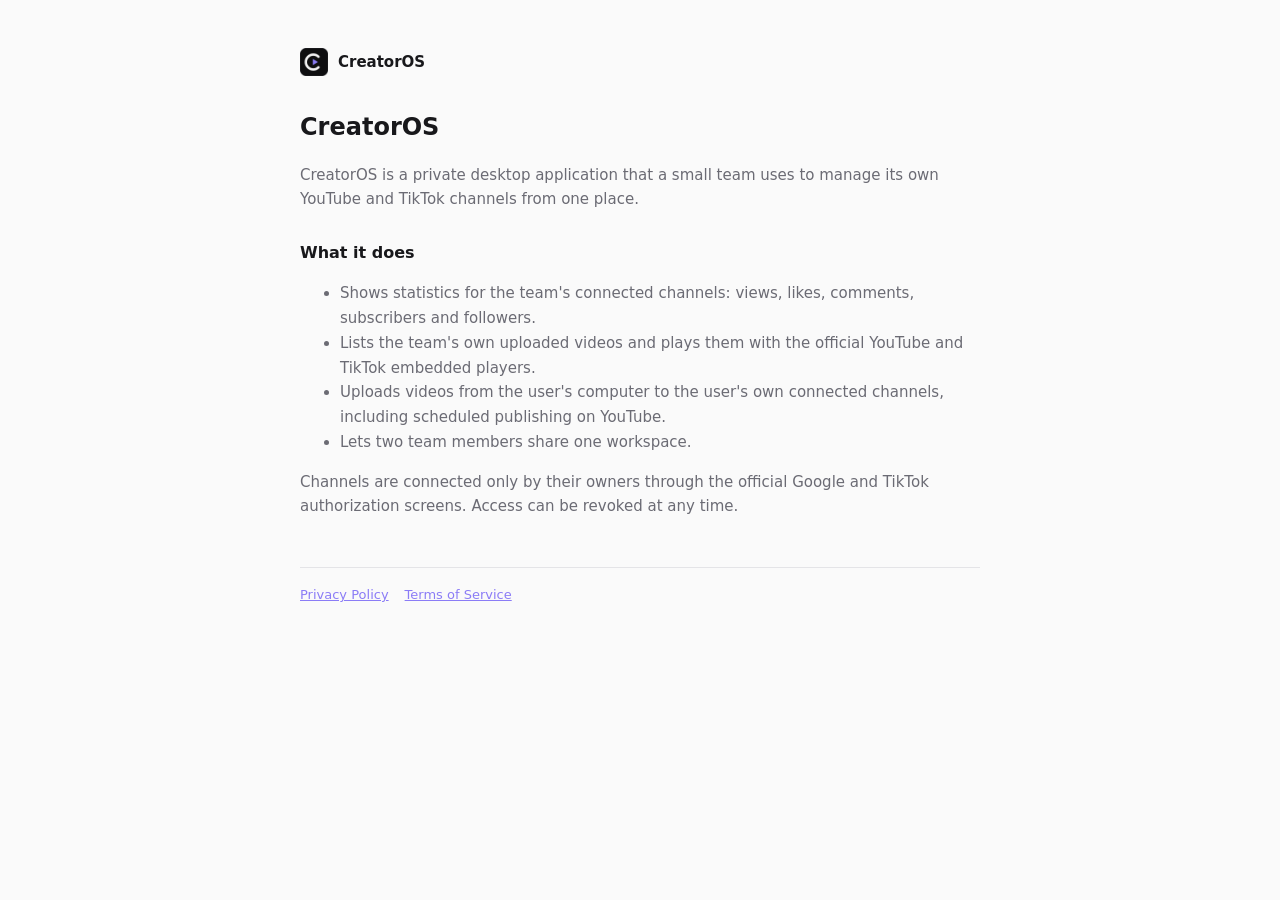
<file: index.html>
<!doctype html>
<html lang="en">
<head>
  <meta charset="utf-8" />
  <meta name="viewport" content="width=device-width, initial-scale=1" />
  <title>CreatorOS</title>
  <link rel="icon" href="logo.png" />
  <link rel="stylesheet" href="style.css" />
</head>
<body>
<main>
  <header><img src="logo.png" alt="" /><a href="./">CreatorOS</a></header>
  <h1>CreatorOS</h1>
  <p>CreatorOS is a private desktop application that a small team uses to manage its own YouTube and TikTok channels from one place.</p>
  <h2>What it does</h2>
  <ul>
    <li>Shows statistics for the team's connected channels: views, likes, comments, subscribers and followers.</li>
    <li>Lists the team's own uploaded videos and plays them with the official YouTube and TikTok embedded players.</li>
    <li>Uploads videos from the user's computer to the user's own connected channels, including scheduled publishing on YouTube.</li>
    <li>Lets two team members share one workspace.</li>
  </ul>
  <p>Channels are connected only by their owners through the official Google and TikTok authorization screens. Access can be revoked at any time.</p>
  <footer><a href="privacy.html">Privacy Policy</a><a href="terms.html">Terms of Service</a></footer>
</main>
</body>
</html>
</file>
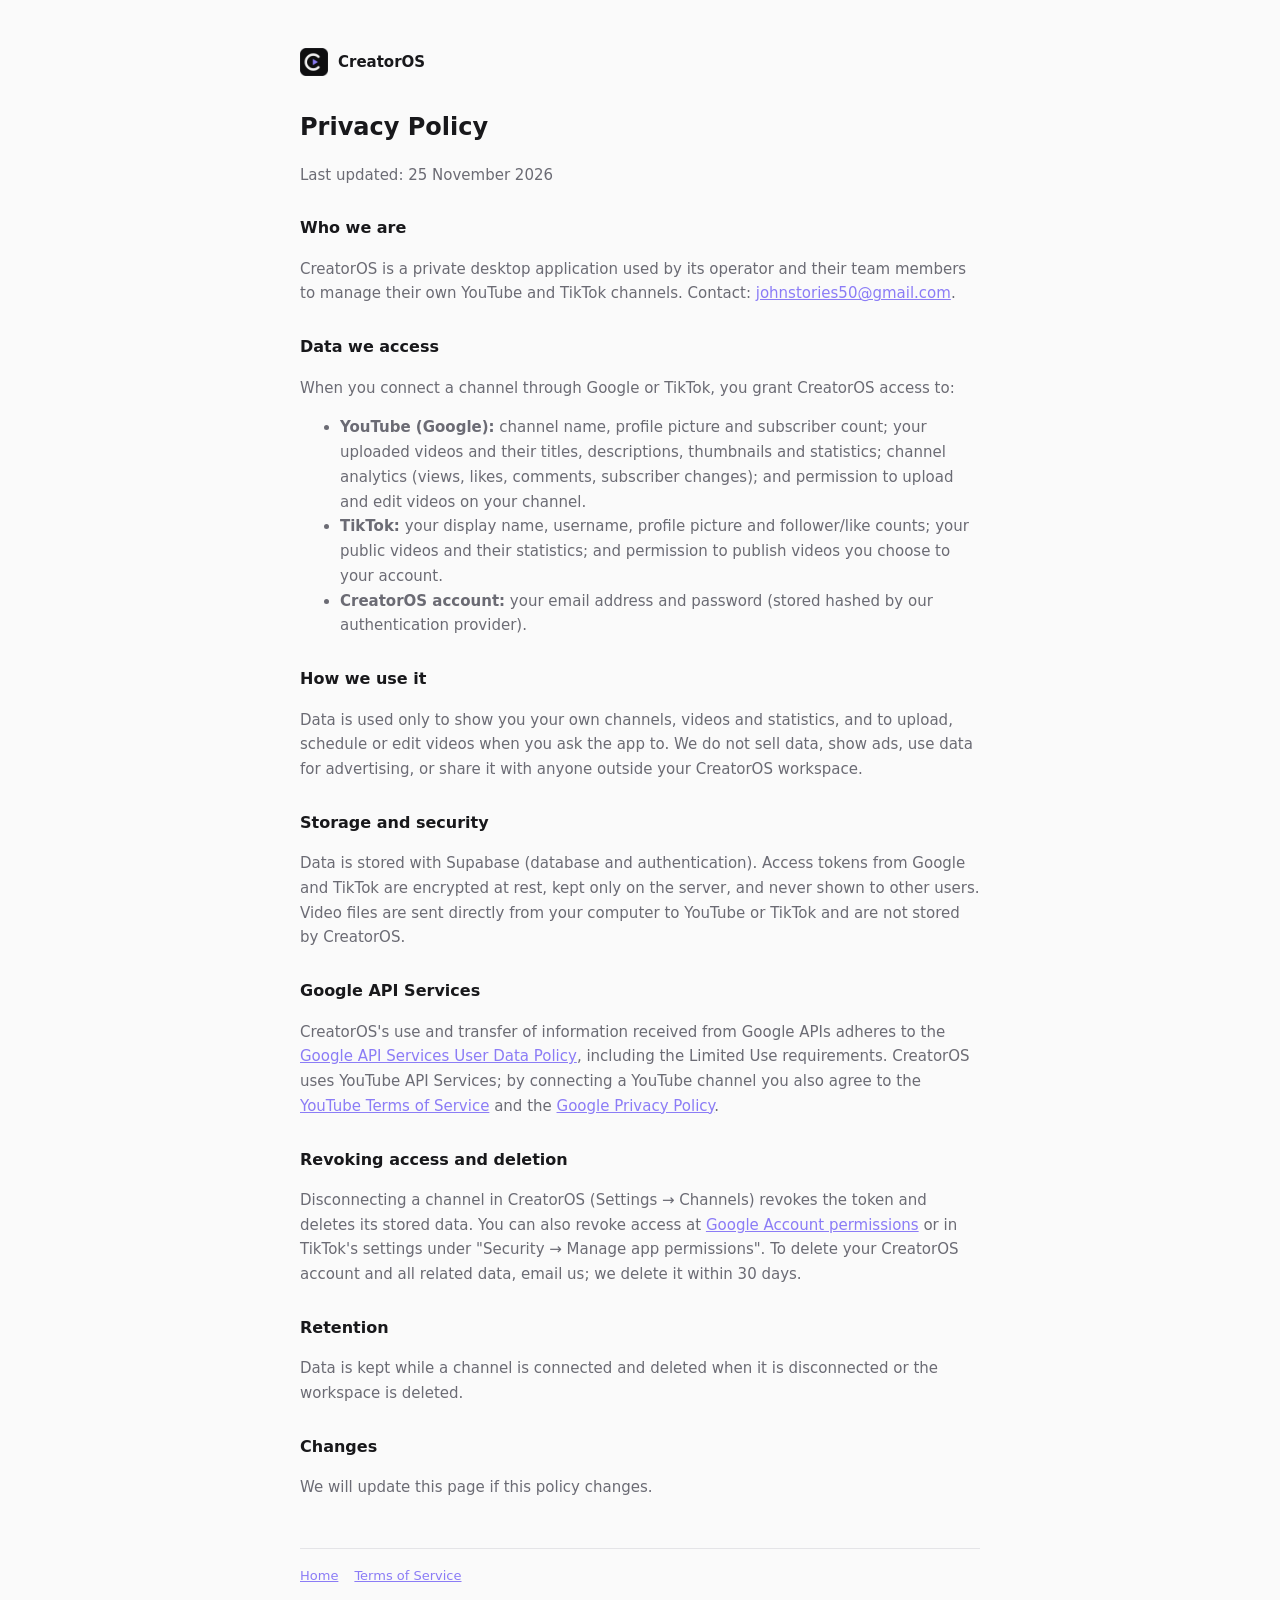
<file: privacy.html>
<!doctype html>
<html lang="en">
<head>
  <meta charset="utf-8" />
  <meta name="viewport" content="width=device-width, initial-scale=1" />
  <title>CreatorOS Privacy Policy</title>
  <link rel="icon" href="logo.png" />
  <link rel="stylesheet" href="style.css" />
</head>
<body>
<main>
  <header><img src="logo.png" alt="" /><a href="./">CreatorOS</a></header>
  <h1>Privacy Policy</h1>
  <p>Last updated: 25 November 2026</p>

  <h2>Who we are</h2>
  <p>CreatorOS is a private desktop application used by its operator and their team members to manage their own YouTube and TikTok channels. Contact: <a href="mailto:johnstories50@gmail.com">johnstories50@gmail.com</a>.</p>

  <h2>Data we access</h2>
  <p>When you connect a channel through Google or TikTok, you grant CreatorOS access to:</p>
  <ul>
    <li><strong>YouTube (Google):</strong> channel name, profile picture and subscriber count; your uploaded videos and their titles, descriptions, thumbnails and statistics; channel analytics (views, likes, comments, subscriber changes); and permission to upload and edit videos on your channel.</li>
    <li><strong>TikTok:</strong> your display name, username, profile picture and follower/like counts; your public videos and their statistics; and permission to publish videos you choose to your account.</li>
    <li><strong>CreatorOS account:</strong> your email address and password (stored hashed by our authentication provider).</li>
  </ul>

  <h2>How we use it</h2>
  <p>Data is used only to show you your own channels, videos and statistics, and to upload, schedule or edit videos when you ask the app to. We do not sell data, show ads, use data for advertising, or share it with anyone outside your CreatorOS workspace.</p>

  <h2>Storage and security</h2>
  <p>Data is stored with Supabase (database and authentication). Access tokens from Google and TikTok are encrypted at rest, kept only on the server, and never shown to other users. Video files are sent directly from your computer to YouTube or TikTok and are not stored by CreatorOS.</p>

  <h2>Google API Services</h2>
  <p>CreatorOS's use and transfer of information received from Google APIs adheres to the <a href="https://developers.google.com/terms/api-services-user-data-policy">Google API Services User Data Policy</a>, including the Limited Use requirements. CreatorOS uses YouTube API Services; by connecting a YouTube channel you also agree to the <a href="https://www.youtube.com/t/terms">YouTube Terms of Service</a> and the <a href="https://policies.google.com/privacy">Google Privacy Policy</a>.</p>

  <h2>Revoking access and deletion</h2>
  <p>Disconnecting a channel in CreatorOS (Settings → Channels) revokes the token and deletes its stored data. You can also revoke access at <a href="https://myaccount.google.com/permissions">Google Account permissions</a> or in TikTok's settings under "Security → Manage app permissions". To delete your CreatorOS account and all related data, email us; we delete it within 30 days.</p>

  <h2>Retention</h2>
  <p>Data is kept while a channel is connected and deleted when it is disconnected or the workspace is deleted.</p>

  <h2>Changes</h2>
  <p>We will update this page if this policy changes.</p>
  <footer><a href="./">Home</a><a href="terms.html">Terms of Service</a></footer>
</main>
</body>
</html>
</file>
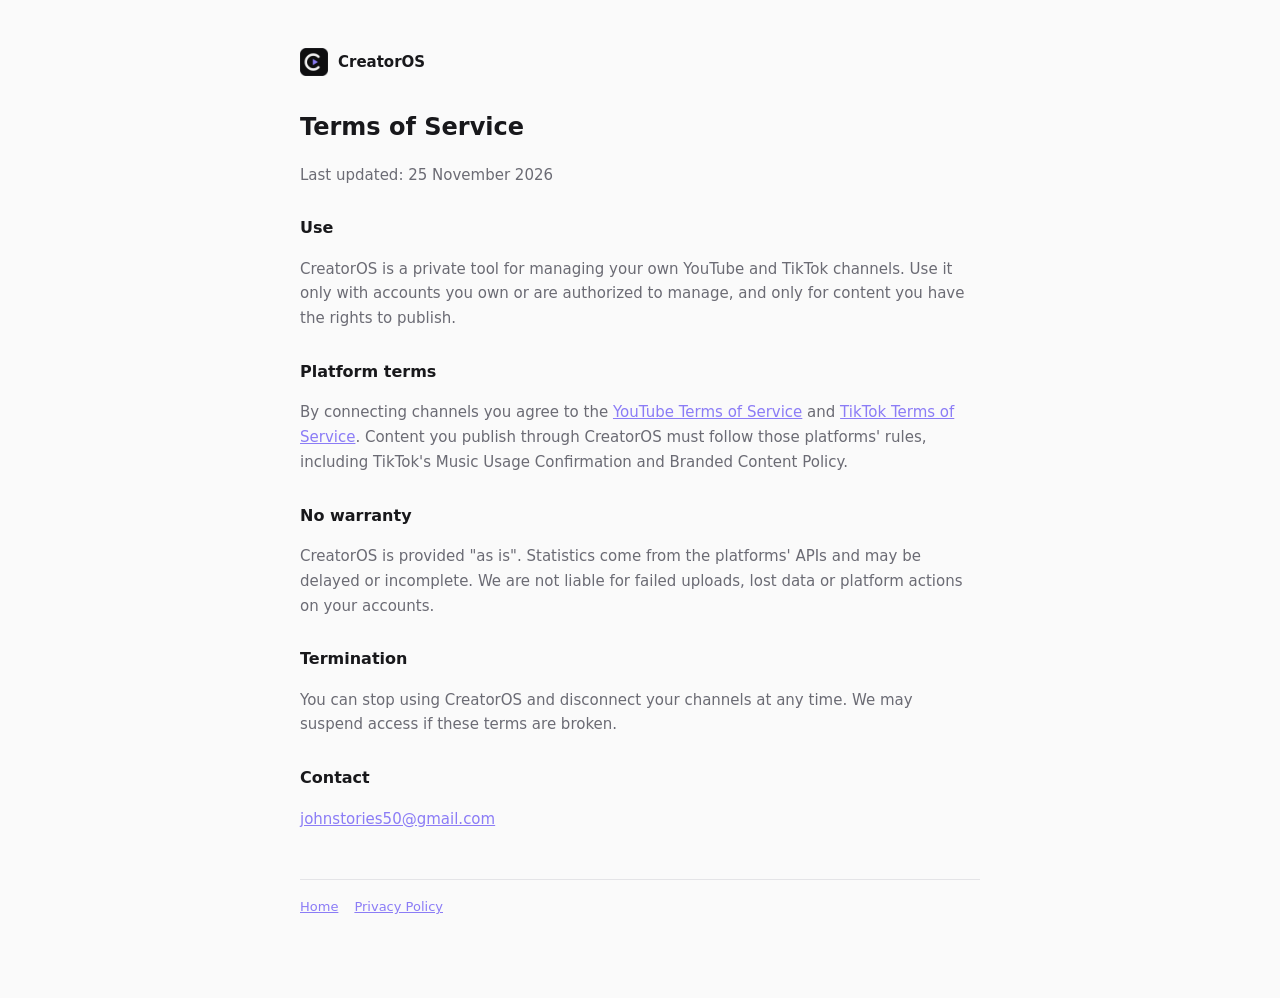
<file: terms.html>
<!doctype html>
<html lang="en">
<head>
  <meta charset="utf-8" />
  <meta name="viewport" content="width=device-width, initial-scale=1" />
  <title>CreatorOS Terms of Service</title>
  <link rel="icon" href="logo.png" />
  <link rel="stylesheet" href="style.css" />
</head>
<body>
<main>
  <header><img src="logo.png" alt="" /><a href="./">CreatorOS</a></header>
  <h1>Terms of Service</h1>
  <p>Last updated: 25 November 2026</p>

  <h2>Use</h2>
  <p>CreatorOS is a private tool for managing your own YouTube and TikTok channels. Use it only with accounts you own or are authorized to manage, and only for content you have the rights to publish.</p>

  <h2>Platform terms</h2>
  <p>By connecting channels you agree to the <a href="https://www.youtube.com/t/terms">YouTube Terms of Service</a> and <a href="https://www.tiktok.com/legal/terms-of-service">TikTok Terms of Service</a>. Content you publish through CreatorOS must follow those platforms' rules, including TikTok's Music Usage Confirmation and Branded Content Policy.</p>

  <h2>No warranty</h2>
  <p>CreatorOS is provided "as is". Statistics come from the platforms' APIs and may be delayed or incomplete. We are not liable for failed uploads, lost data or platform actions on your accounts.</p>

  <h2>Termination</h2>
  <p>You can stop using CreatorOS and disconnect your channels at any time. We may suspend access if these terms are broken.</p>

  <h2>Contact</h2>
  <p><a href="mailto:johnstories50@gmail.com">johnstories50@gmail.com</a></p>
  <footer><a href="./">Home</a><a href="privacy.html">Privacy Policy</a></footer>
</main>
</body>
</html>
</file>
<file: style.css>
:root { color-scheme: light dark; --fg: #18181b; --muted: #6b6b74; --bg: #fafafa; --line: #e4e4e7; }
@media (prefers-color-scheme: dark) { :root { --fg: #ececef; --muted: #8b8b94; --bg: #0b0b0c; --line: #222226; } }
body { margin: 0; background: var(--bg); color: var(--fg); font: 15px/1.65 "Segoe UI", system-ui, sans-serif; }
main { max-width: 680px; margin: 0 auto; padding: 48px 16px 80px; }
header { display: flex; align-items: center; gap: 10px; margin-bottom: 32px; }
header img { width: 28px; height: 28px; }
header a { color: inherit; text-decoration: none; font-weight: 600; }
h1 { font-size: 24px; margin: 0 0 8px; }
h2 { font-size: 16px; margin: 28px 0 6px; }
p, li { color: var(--muted); }
a { color: #8b7cf6; }
footer { margin-top: 48px; padding-top: 16px; border-top: 1px solid var(--line); font-size: 13px; color: var(--muted); }
footer a { margin-right: 16px; }
</file>
